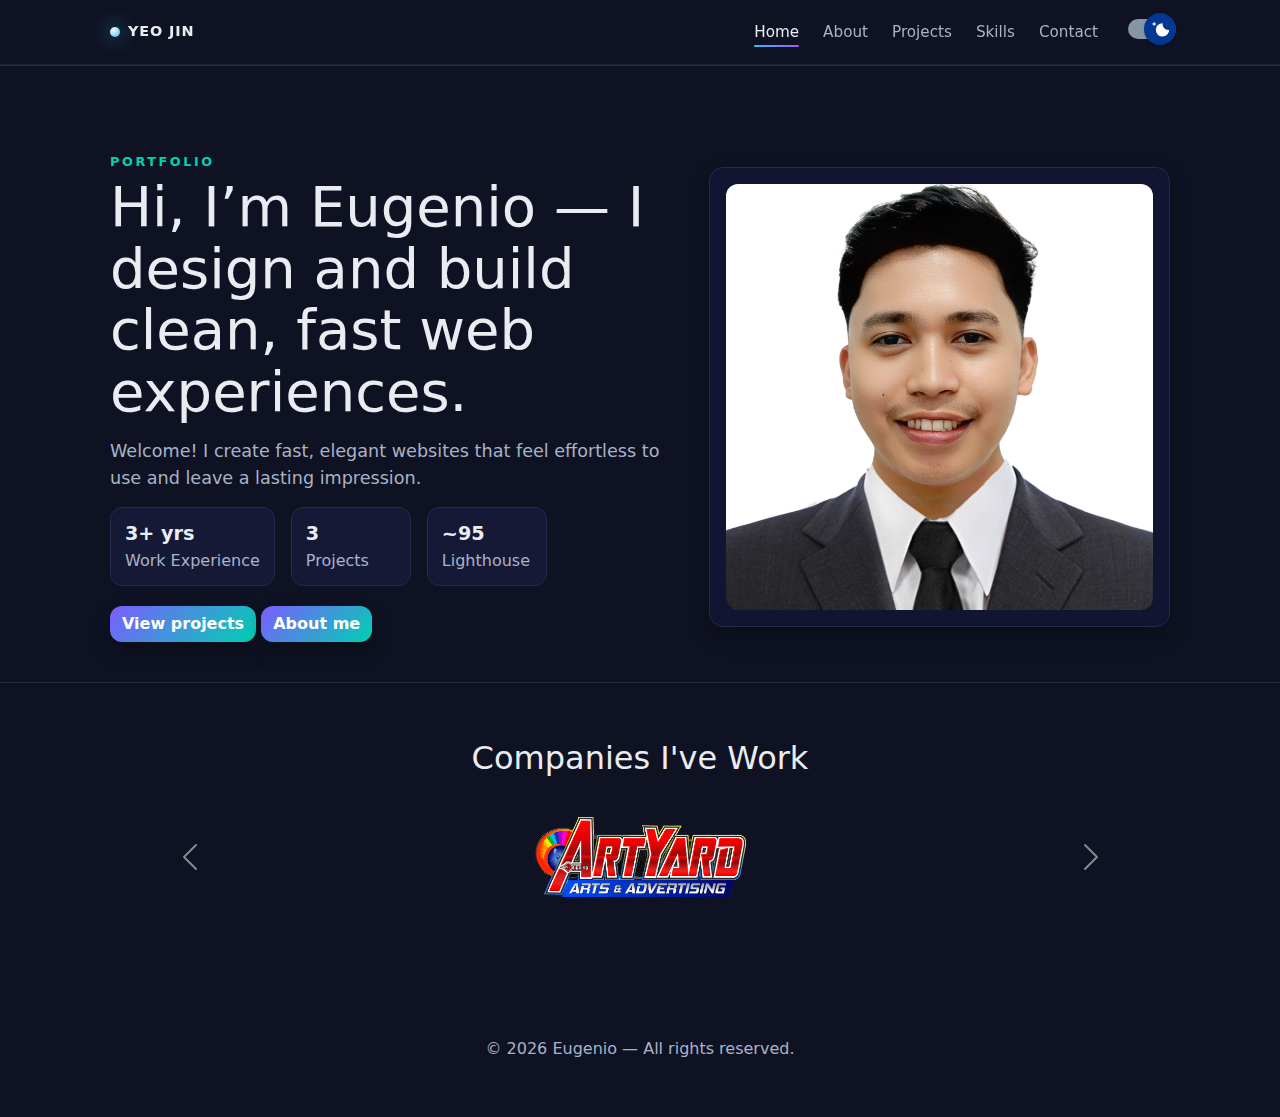
<file: index.html>
<!doctype html>
<html lang="en">
<head>
  <meta charset="utf-8" />
  <meta name="viewport" content="width=device-width,initial-scale=1" />
  <link rel="icon" type="image/png" href="assets/New Project (1).png" />
  <title>Eugenio | Portfolio</title>


 
  <link
    href="https://cdn.jsdelivr.net/npm/bootstrap@5.3.3/dist/css/bootstrap.min.css"
    rel="stylesheet"
  />

  <link rel="stylesheet" href="style.css" />
</head>
<body>
 <header>
  <div class="container nav">
    <div class="brand">
      <span class="dot"></span> <span>YEO JIN</span>
    </div>

          <!-- 🌙 Mobile switch (outside, near hamburger) -->
          <label class="ui-switch ui-switch--mobile">
        <input
          type="checkbox"
          data-theme-toggle
          aria-label="Toggle dark mode"
        />
        <div class="slider">
          <div class="circle"></div>
        </div>
      </label>

          <!-- !-- New hamburger with checkbox + animation --> 
      <input type="checkbox" id="navToggle" class="nav-checkbox" />

      <label class="nav-toggle" for="navToggle" aria-label="Toggle navigation">
        <div id="bar1" class="bars"></div>
        <div id="bar2" class="bars"></div>
        <div id="bar3" class="bars"></div>
      </label>

    <!-- Nav menu -->
    <nav class="nav-menu" id="navMenu">
      <ul>
        <li><a class="active" href="index.html">Home</a></li>
        <li><a href="about.html">About</a></li>
        <li><a href="project.html">Projects</a></li>
        <li><a href="skills.html">Skills</a></li>
        <li><a href="contact.html">Contact</a></li>

        <!-- 🌙 Desktop switch (inside menu, near Contact) -->
    <li class="theme-switch-wrapper">
      <label class="ui-switch ui-switch--desktop">
        <input
          type="checkbox"
          data-theme-toggle
          aria-label="Toggle dark mode"
        />
        <div class="slider">
          <div class="circle"></div>
        </div>
      </label>
    </li>

      </ul>
    </nav>
  </div>
</header>




  <main>
    <section class="hero">
      <div class="container hero-wrap">
        <div class="hero-text">
          <div class="kicker">PORTFOLIO</div>
          <h1>Hi, I’m Eugenio — I design and build clean, fast web experiences.</h1>
          <p class="lead">
            <strong>Welcome!</strong> I create fast, elegant websites that feel effortless to use and leave a lasting impression.
          </p>
          <div class="stats">
            <div class="stat">
              <b>3+ yrs</b>
              <span class="muted">Work Experience</span>
            </div>
            <div class="stat">
              <b>3</b>
              <span class="muted">Projects</span>
            </div>
            <div class="stat">
              <b>~95</b>
              <span class="muted">Lighthouse</span>
            </div>
          </div>
          <div class="hero-actions">
            <a class="btn primary" href="project.html">View projects</a>
            <a class="btn ghost" href="about.html">About me</a>
          </div>
        </div>
        <div class="hero-card">
          <img src="assets/7.jpg" alt="Portrait of Eugenio" />
        </div>
      </div>
    </section>
  </main>

  <!-- ⭐ Logo carousel at the bottom ⭐ -->
<section class="logo-carousel">
  <div class="container">
    <h2 class="logo-carousel-title" style="text-align:center; margin-bottom: 40px;">Companies I've Work</h2>

    <div
      id="logoCarousel"
      class="carousel slide"
      data-bs-ride="carousel"
      data-bs-interval="5000"
    >
      <div class="carousel-inner">

        <!-- Slide 1 -->
        <div class="carousel-item active">
          <div class="d-flex justify-content-center align-items-center">
            <img
              src="assets/artyard.png"
              class="d-block"
              alt="Logo 1"
              style="max-height: 80px;"
            />
          </div>
        </div>

        <!-- Slide 2 -->
        <div class="carousel-item">
          <div class="d-flex justify-content-center align-items-center">
            <img
              src="assets/obilogo (2).png"
              class="d-block"
              alt="Logo 2"
              style="max-height: 80px;"
            />
          </div>
        </div>

        <!-- Slide 3 -->
        <div class="carousel-item">
          <div class="d-flex justify-content-center align-items-center">
            <img
              src="assets/maison.png"
              class="d-block"
              alt="Logo 3"
              style="max-height: 100px;"
            />
          </div>
        </div>

        <!-- Slide 4 -->
        <div class="carousel-item">
          <div class="d-flex justify-content-center align-items-center">
            <img
              src="assets/macuto.png"
              class="d-block"
              alt="Logo 3"
              style="max-height: 100px;"
            />
          </div>
        </div>

         <!-- Slide 5 -->
        <div class="carousel-item">
          <div class="d-flex justify-content-center align-items-center">
            <img
              src="assets/quality (1).png"
              class="d-block"
              alt="Logo 3"
              style="max-height: 80px;"
            />
          </div>
        </div>

      </div>

      <!-- Optional: Previous/Next controls -->
      <button class="carousel-control-prev" type="button" data-bs-target="#logoCarousel" data-bs-slide="prev">
        <span class="carousel-control-prev-icon" aria-hidden="true"></span>
        <span class="visually-hidden">Previous</span>
      </button>
      <button class="carousel-control-next" type="button" data-bs-target="#logoCarousel" data-bs-slide="next">
        <span class="carousel-control-next-icon" aria-hidden="true"></span>
        <span class="visually-hidden">Next</span>
      </button>
    </div>
  </div>
</section>


  <footer class="footer">
    <div class="container">© <span id="year"></span> Eugenio — All rights reserved.</div>
  </footer>

  <script src="script.js"></script>

  <!-- Bootstrap JS (needed for carousel controls) -->
  <script
    src="https://cdn.jsdelivr.net/npm/bootstrap@5.3.3/dist/js/bootstrap.bundle.min.js">
  </script>
  <script>
  document.addEventListener("DOMContentLoaded", function () {
    const carousel = document.querySelector('#logoCarousel');
    const bsCarousel = new bootstrap.Carousel(carousel, {
      interval: false, // Disable Bootstrap auto-slide
      ride: false
    });

    // Custom auto-slide every 5 seconds
    setInterval(() => {
      bsCarousel.next();
    }, 3000);
  });
</script>

</body>
</html>
</file>
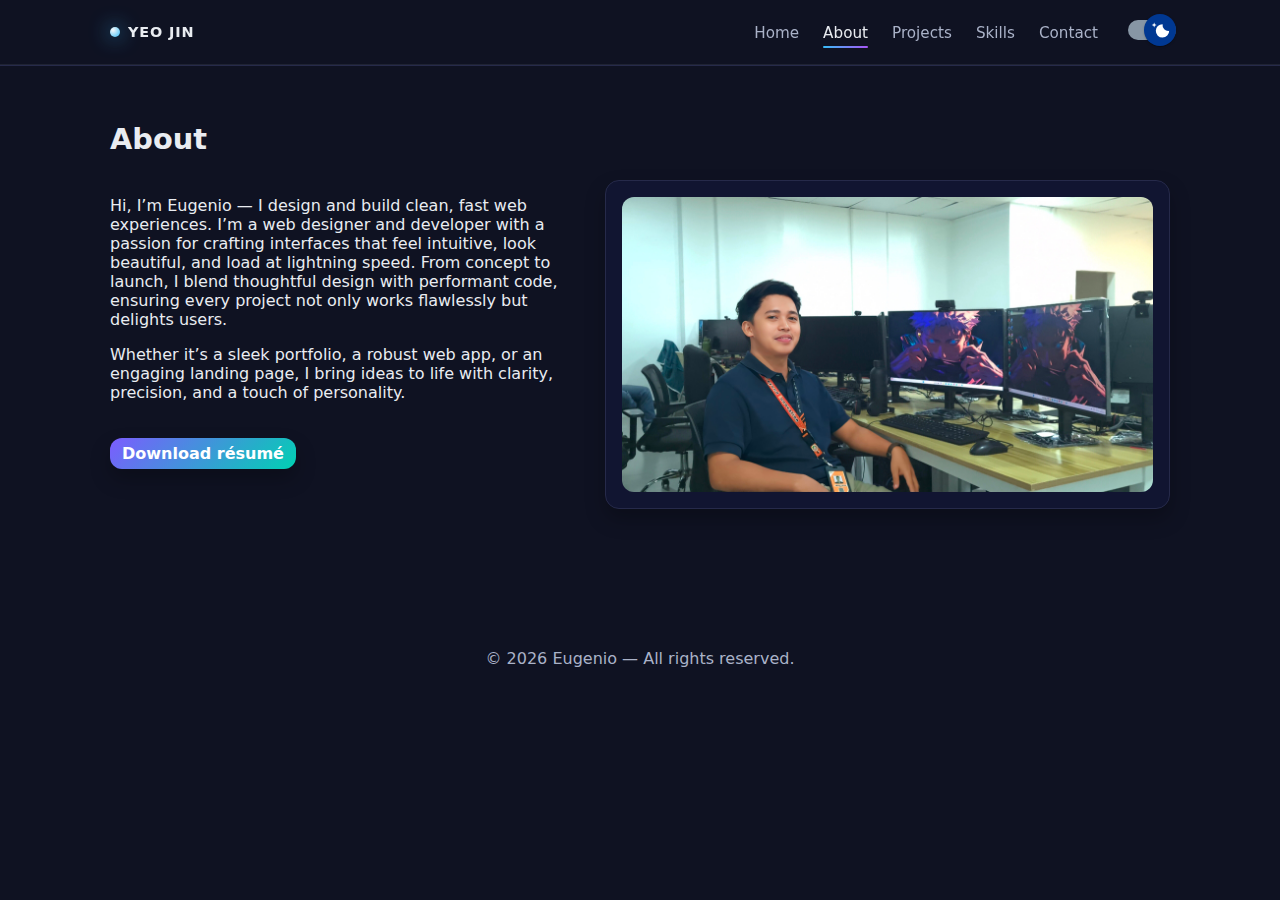
<file: about.html>
<!doctype html>
<html lang="en">
<head>
  <meta charset="utf-8" />
  <meta name="viewport" content="width=device-width,initial-scale=1" />
  <title>Yeo Portfolio</title>
  <link rel="stylesheet" href="style.css" />
</head>
<body>
  <header>
  <div class="container nav">
    <div class="brand">
      <span class="dot"></span> <span>YEO JIN</span>
    </div>

     <!-- 🌙 Mobile switch (outside, near hamburger) -->
          <label class="ui-switch ui-switch--mobile">
        <input
          type="checkbox"
          data-theme-toggle
          aria-label="Toggle dark mode"
        />
        <div class="slider">
          <div class="circle"></div>
        </div>
      </label>

          <!-- !-- New hamburger with checkbox + animation --> 
      <input type="checkbox" id="navToggle" class="nav-checkbox" />

      <label class="nav-toggle" for="navToggle" aria-label="Toggle navigation">
        <div id="bar1" class="bars"></div>
        <div id="bar2" class="bars"></div>
        <div id="bar3" class="bars"></div>
      </label>


    <!-- Add a class to nav so we can target it -->
    <nav class="nav-menu" id="navMenu">
      <ul>
        <li><a href="index.html">Home</a></li>
        <li><a class="active" href="#">About</a></li>
        <li><a href="project.html">Projects</a></li>
        <li><a href="skills.html">Skills</a></li>
        <li><a href="contact.html">Contact</a></li>

       <!-- 🌙 Desktop switch (inside menu, near Contact) -->
        <li class="theme-switch-wrapper">
          <label class="ui-switch ui-switch--desktop">
            <input
              type="checkbox"
              data-theme-toggle
              aria-label="Toggle dark mode"
            />
            <div class="slider">
              <div class="circle"></div>
            </div>
          </label>
        </li>
        
      </ul>
    </nav>
  </div>
</header>
<!-- About -->
    <section id="about">
      <div class="container">
        <div class="section-head">
          <h2>About</h2>
          <!-- <p class="muted">A little context.</p> -->
        </div>
        <div class="about">
          <div>
            <p>Hi, I’m Eugenio — I design and build clean, fast web experiences.
            I’m a web designer and developer with a passion for crafting interfaces
            that feel intuitive, look beautiful, and load at lightning speed. From
            concept to launch, I blend thoughtful design with performant code, ensuring
            every project not only works flawlessly but delights users.</p>
            <p>Whether it’s a sleek portfolio, a robust web app, or an engaging landing page, I bring
            ideas to life with clarity, precision, and a touch of personality.</p>
            <p><a class="btn" href="OBI-resume.pdf" download>Download résumé</a></p>
          </div>
          <div class="hero-card">
            <img src="assets/ako.jpg" alt="Portrait place">
          </div>
        </div>
      </div>
    </section>
    <footer class="footer">
      <div class="container">© <span id="year"></span> Eugenio — All rights reserved.</div>
    </footer>     
     <script src="script.js"></script>


</body>
</html>
</file>
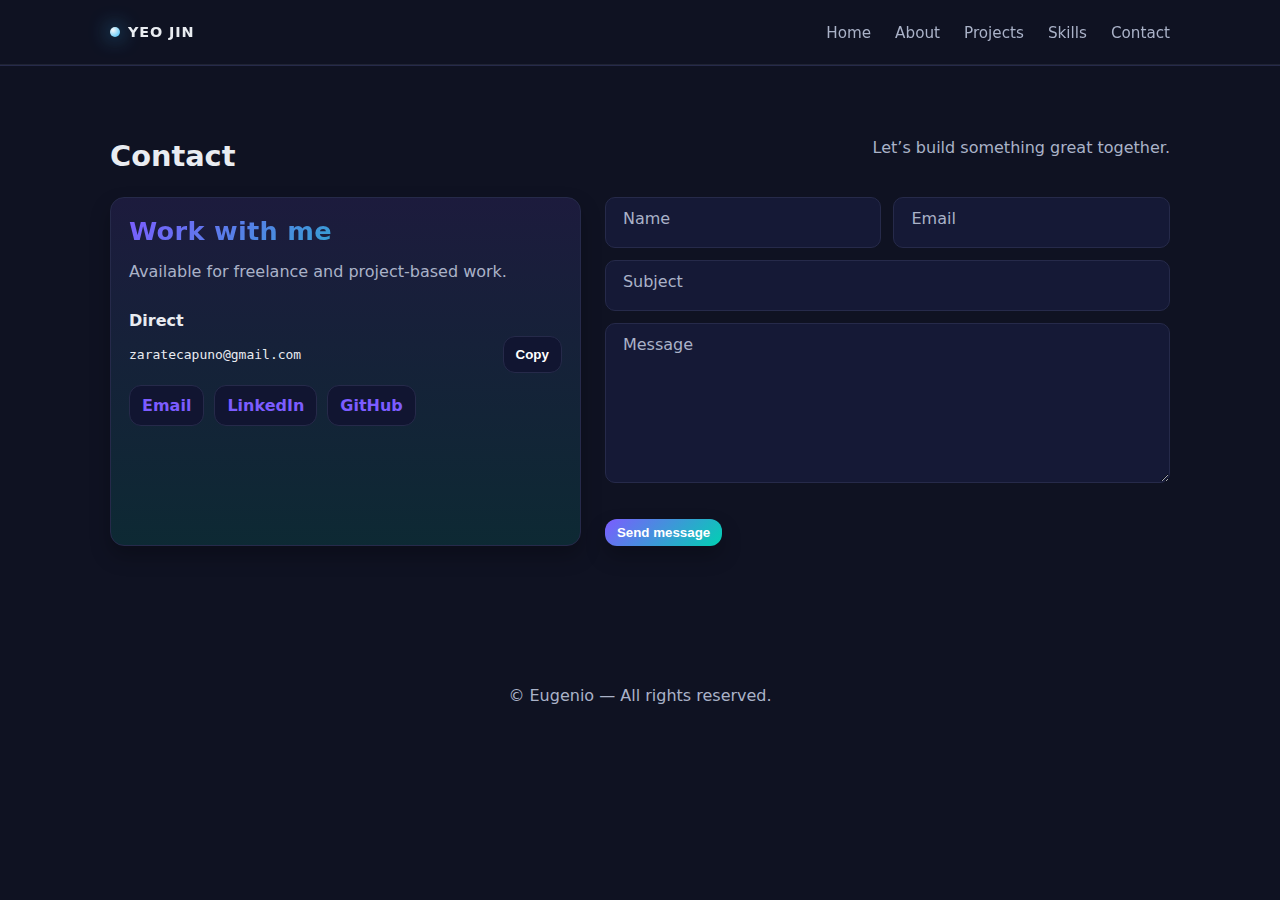
<file: contact.html>
<!doctype html>
<html lang="en">
<head>
  <meta charset="utf-8" />
  <meta name="viewport" content="width=device-width,initial-scale=1" />
  <title>Yeo Portfolio</title>
  <link rel="stylesheet" href="style.css" />
</head>
<body>
  <header>
  <div class="container nav">
    <div class="brand">
      <span class="dot"></span> <span>YEO JIN</span>
    </div>

    <!-- Hamburger button -->
    <button
      class="nav-toggle"
      id="navToggle"
      aria-label="Toggle navigation"
      aria-expanded="false"
    >
      <span class="bar"></span>
      <span class="bar"></span>
      <span class="bar"></span>
    </button>

    <!-- Add a class to nav so we can target it -->
    <nav class="nav-menu" id="navMenu">
      <ul>
        <li><a href="index.html">Home</a></li>
        <li><a href="about.html">About</a></li>
        <li><a href="project.html">Projects</a></li>
        <li><a href="skills.html">Skills</a></li>
        <li><a href="contact.html">Contact</a></li>
      </ul>
    </nav>
  </div>
</header>
 <!-- Contact (NEW) -->
    <section id="contact">
      <div class="container">
        <div class="section-head">
          <h2>Contact</h2>
          <p class="muted">Let’s build something great together.</p>
        </div>

        <div class="contact-grid">
          <aside class="contact-card">
            <div class="row">
              <div>
                <div class="big">Work with me</div>
                <p class="muted">Available for freelance and project-based work.</p>
              </div>
            </div>

            <div style="margin-top:14px">
              <div style="font-weight:700;margin-bottom:6px">Direct</div>
              <div class="row">
                <code id="emailText">zaratecapuno@gmail.com</code>
                <button class="icon-btn" id="copyBtn" aria-label="Copy email">Copy</button>
              </div>
              <div class="copy-note" id="copyNote" role="status" aria-live="polite"></div>
            </div>

            <div class="action-row">
              <a class="icon-btn" href="mailto:zaratecapuno@gmail.com">Email</a>
              <a class="icon-btn" href="https://www.linkedin.com" target="_blank" rel="noopener">LinkedIn</a>
              <a class="icon-btn" href="https://github.com" target="_blank" rel="noopener">GitHub</a>
            </div>
          </aside>

          <form id="contactForm" novalidate>
            <div class="form-row">
              <div class="field">
                <input id="name" name="name" placeholder=" " required aria-required="true" />
                <label class="float" for="name">Name</label>
              </div>
              <div class="field">
                <input id="email" name="email" type="email" placeholder=" " required aria-required="true" />
                <label class="float" for="email">Email</label>
              </div>
            </div>

            <div class="field">
              <input id="subject" name="subject" placeholder=" " />
              <label class="float" for="subject">Subject</label>
            </div>

            <div class="field">
              <textarea id="message" name="message" placeholder=" " required aria-required="true"></textarea>
              <label class="float" for="message">Message</label>
            </div>

            <div class="form-actions">
              <button type="submit" class="btn">Send message</button>
              <span class="muted" id="formNote" role="status" aria-live="polite"></span>
            </div>
          </form>
        </div>
      </div>
    </section>
    
     <script src="script.js"></script>

    <footer class="footer">
      <div class="container">© <span id="year"></span> Eugenio — All rights reserved.</div>
    </footer>
</file>
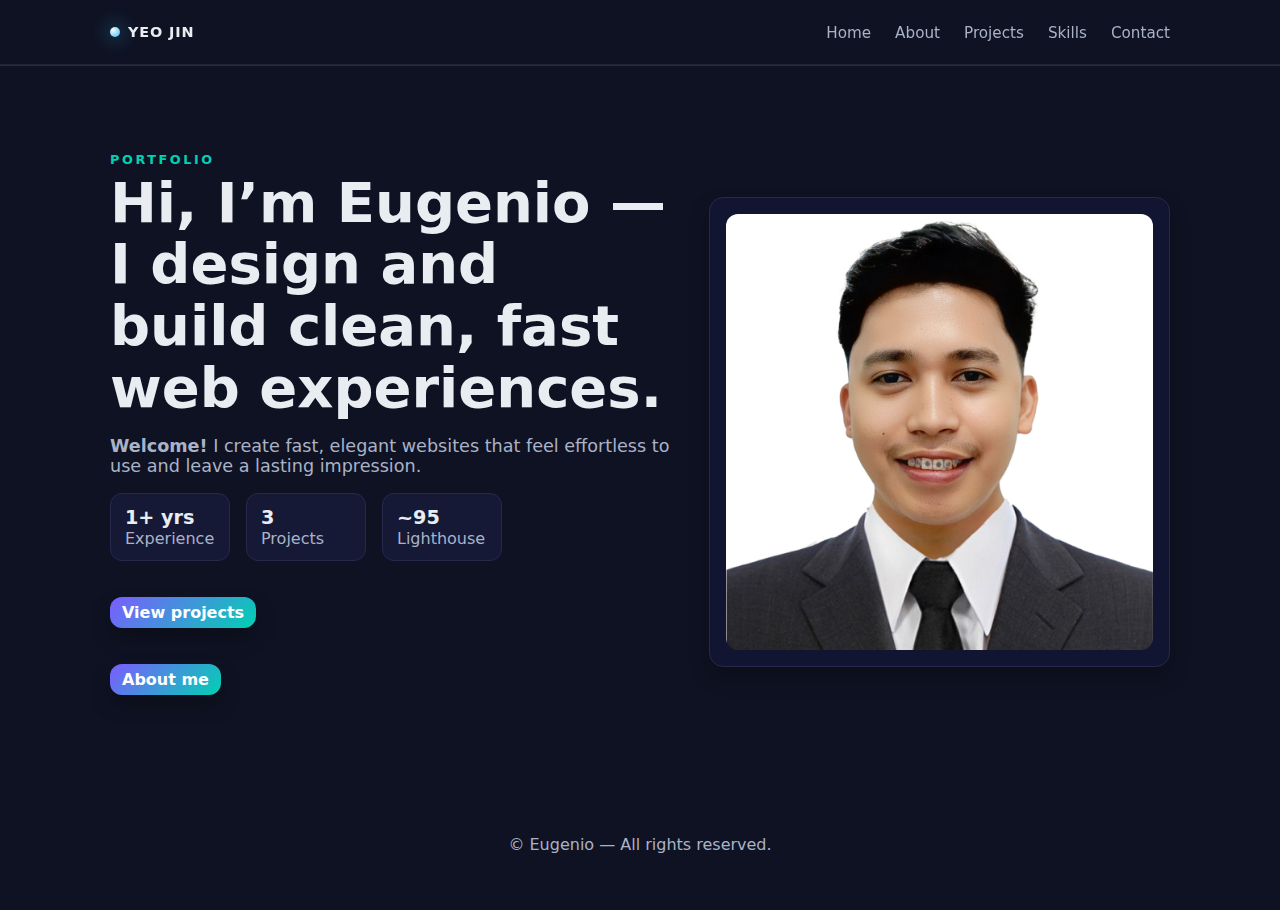
<file: home.html>
<!doctype html>
<html lang="en">
<head>
  <meta charset="utf-8" />
  <meta name="viewport" content="width=device-width,initial-scale=1" />
  <title>Yeo Portfolio</title>
  <link rel="stylesheet" href="style.css" />
</head>
<body>
  <header>
  <div class="container nav">
    <div class="brand">
      <span class="dot"></span> <span>YEO JIN</span>
    </div>

    <!-- Hamburger button -->
    <button
      class="nav-toggle"
      id="navToggle"
      aria-label="Toggle navigation"
      aria-expanded="false"
    >
      <span class="bar"></span>
      <span class="bar"></span>
      <span class="bar"></span>
    </button>

    <!-- Add a class to nav so we can target it -->
    <nav class="nav-menu" id="navMenu">
      <ul>
        <li><a href="home.html">Home</a></li>
        <li><a href="about.html">About</a></li>
        <li><a href="project.html">Projects</a></li>
        <li><a href="skills.html">Skills</a></li>
        <li><a href="contact.html">Contact</a></li>
      </ul>
    </nav>
  </div>
</header>


  <main>
    <section class="hero">
      <div class="container hero-wrap">
        <div>
          <div class="kicker">PORTFOLIO</div>
          <h1>Hi, I’m Eugenio — I design and build clean, fast web experiences.</h1>
          <p class="lead"><strong>Welcome!</strong> I create fast, elegant websites that feel effortless to use and leave a lasting impression.</p>
          <div class="stats">
            <div class="stat"><b>1+ yrs</b><span class="muted">Experience</span></div>
            <div class="stat"><b>3</b><span class="muted">Projects</span></div>
            <div class="stat"><b>~95</b><span class="muted">Lighthouse</span></div>
          </div>
          <p><a class="btn" href="project.html">View projects</a></p>
          <p><a class="btn" href="about.html">About me</a></p>
        </div>
        <div class="hero-card"><img src="assets/profile.jpg" alt="Portrait"></div>
      </div>
    </section>
     
    <footer class="footer">
      <div class="container">© <span id="year"></span> Eugenio — All rights reserved.</div>
    </footer>
</file>
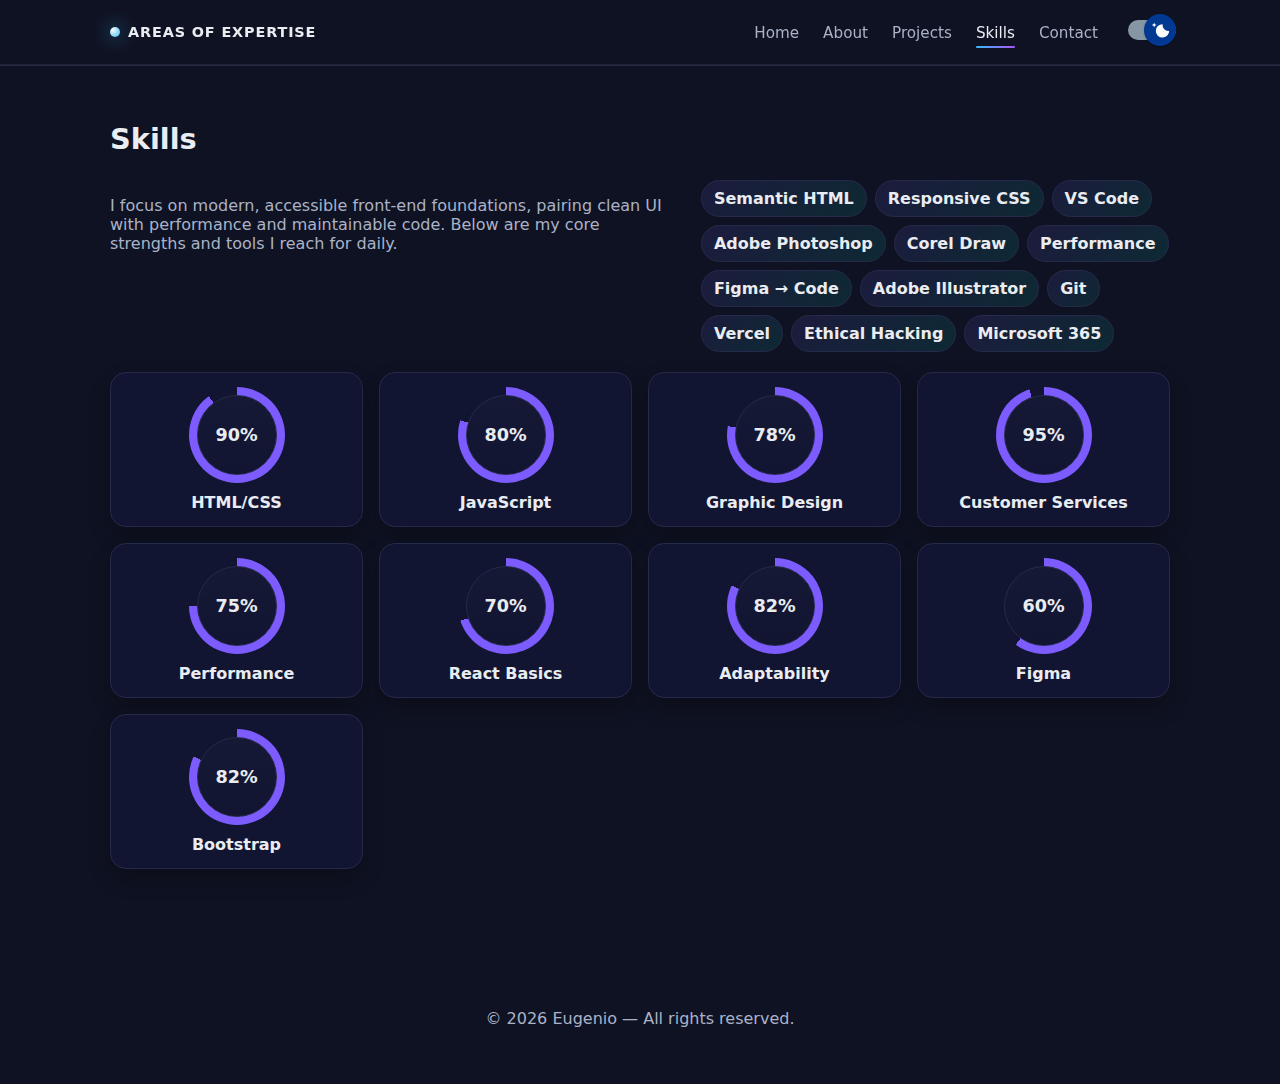
<file: skills.html>
<!doctype html>
<html lang="en">
<head>
  <meta charset="utf-8" />
  <meta name="viewport" content="width=device-width,initial-scale=1" />
  <title>Yeo Portfolio</title>
  <link rel="stylesheet" href="style.css" />
</head>
<body>
  <header>
  <div class="container nav">
    <div class="brand">
      <span class="dot"></span> <span>Areas of Expertise</span>
    </div>

       <!-- 🌙 Mobile switch (outside, near hamburger) -->
          <label class="ui-switch ui-switch--mobile">
        <input
          type="checkbox"
          data-theme-toggle
          aria-label="Toggle dark mode"
        />
        <div class="slider">
          <div class="circle"></div>
        </div>
      </label>

    
    <!-- ✅ New tornado hamburger -->
    <input type="checkbox" id="navToggle" class="nav-checkbox" />

    <label class="toggle nav-toggle" for="navToggle" aria-label="Toggle navigation">
      <div class="bar bar--top"></div>
      <div class="bar bar--middle"></div>
      <div class="bar bar--bottom"></div>
    </label>

    <!-- Add a class to nav so we can target it -->
    <nav class="nav-menu" id="navMenu">
      <ul>
        <li><a href="index.html">Home</a></li>
        <li><a href="about.html">About</a></li>
        <li><a href="project.html">Projects</a></li>
        <li><a class="active" href="#">Skills</a></li>
        <li><a href="contact.html">Contact</a></li>

       <!-- 🌙 Desktop switch (inside menu, near Contact) -->
        <li class="theme-switch-wrapper">
          <label class="ui-switch ui-switch--desktop">
            <input
              type="checkbox"
              data-theme-toggle
              aria-label="Toggle dark mode"
            />
            <div class="slider">
              <div class="circle"></div>
            </div>
          </label>
        </li>
        
      </ul>
    </nav>
  </div>
</header>
 
 <!-- Skills (NEW) -->
    <section id="skills">
      <div class="container">
        <div class="section-head">
          <h2>Skills</h2>
          <!-- <p class="muted">What I use to build delightful, fast experiences.</p> -->
        </div>

        <div class="skills-wrap">
          <p class="skills-lead">
            I focus on modern, accessible front-end foundations, pairing clean UI with performance
            and maintainable code. Below are my core strengths and tools I reach for daily.
          </p>

          <div class="chips" aria-label="Skill tags">
            <span class="chip">Semantic HTML</span>
            <span class="chip">Responsive CSS</span>
            <span class="chip">VS Code</span>
            <span class="chip">Adobe Photoshop</span>
            <span class="chip">Corel Draw</span>
            <span class="chip">Performance</span>
            <span class="chip">Figma → Code</span>
            <span class="chip">Adobe Illustrator</span>
            <span class="chip">Git</span>
            <span class="chip">Vercel</span>
            <span class="chip">Ethical Hacking</span>
            <span class="chip">Microsoft 365</span>
            
          </div>
        </div>

        <div class="skills-grid" style="margin-top:20px">
          <!-- Use data-val for animation target (percentage 0–100) -->
          <div class="meter" data-val="90">
            <div class="meter-ring" aria-hidden="true"><span class="meter-val">0%</span></div>
            <label>HTML/CSS</label>
          </div>
          <div class="meter" data-val="80">
            <div class="meter-ring" aria-hidden="true"><span class="meter-val">0%</span></div>
            <label>JavaScript</label>
          </div>
          <div class="meter" data-val="78">
            <div class="meter-ring" aria-hidden="true"><span class="meter-val">0%</span></div>
            <label>Graphic Design</label>
          </div>
          <div class="meter" data-val="95">
            <div class="meter-ring" aria-hidden="true"><span class="meter-val">0%</span></div>
            <label>Customer Services</label>
          </div>
          <div class="meter" data-val="75">
            <div class="meter-ring" aria-hidden="true"><span class="meter-val">0%</span></div>
            <label>Performance</label>
          </div>
          <div class="meter" data-val="70">
            <div class="meter-ring" aria-hidden="true"><span class="meter-val">0%</span></div>
            <label>React Basics</label>
          </div>
          <div class="meter" data-val="82">
            <div class="meter-ring" aria-hidden="true"><span class="meter-val">0%</span></div>
            <label>Adaptability</label>
          </div>
          <div class="meter" data-val="60">
            <div class="meter-ring" aria-hidden="true"><span class="meter-val">0%</span></div>
            <label>Figma</label>
          </div>
          <div class="meter" data-val="82">
            <div class="meter-ring" aria-hidden="true"><span class="meter-val">0%</span></div>
            <label>Bootstrap</label>
          </div>
        </div>
      </div>
    </section>
    
    <footer class="footer">
      <div class="container">© <span id="year"></span> Eugenio — All rights reserved.</div>
    </footer>

    <script src="script.js">

    </script>
</file>
<file: style.css>
/* =========================================================
   Design Tokens + Themes
   ========================================================= */
:root {
  color-scheme: dark;
  --bg: #0f1222;
  --bg-elev: #151936;
  --text: #e9ecf1;
  --muted: #aab2c8;
  --brand: #7c5cff;
  --brand-2: #00d1b2;
  --card: #111531;
  --border: #262a4a;
  --shadow: 0 10px 20px rgba(0, 0, 0, .25);
  --radius: 14px;
  --maxw: 1100px;
  --nav-icon: #e5e7eb; /* NEW: hamburger color in dark mode */
  --menu-bg: #2a2f3b;
  --menu-hover: #323741;
}

:root[data-theme="light"] {
  color-scheme: light;
  --bg: #ffffff;
  --bg-elev: #f6f7fb;
  --text: #101224;
  --muted: #495167;
  --card: #ffffff;
  --border: #e6e8f0;
  --shadow: 0 8px 24px rgba(16, 18, 36, .08);
  --nav-icon: #111827;
  --menu-bg: #e5e7f5;
  --menu-hover: #d7dbf0;
}

:root[data-theme="dark"] {
  color-scheme: dark;
}


/* =========================================================
   Base / Resets
   ========================================================= */
* { box-sizing: border-box; }

html, body {
  background: var(--bg);
  color: var(--text);
  font-family: Inter, system-ui, -apple-system, Segoe UI, Roboto, Arial, sans-serif;
  margin: 0;
  padding: 0;
  scroll-behavior: smooth;
}

a { color: var(--brand); text-decoration: none; }
img { border-radius: 12px; display: block; max-width: 100%; }

.container { margin: 0 auto; max-width: var(--maxw); padding: 0 20px; }

@media (prefers-reduced-motion: reduce) {
  * { transition: none !important; }
  html, body { scroll-behavior: auto; }
}

/* =========================================================
   Header / Nav
   ========================================================= */
/* header {
  backdrop-filter: saturate(180%) blur(10px);
  background: rgba(15, 18, 34, .6);
  border-bottom: 1px solid var(--border);
  position: sticky; top: 0; z-index: 10;
}
.nav { align-items: center; display: flex; height: 64px; justify-content: space-between; }
.brand { align-items: center; display: flex; gap: 10px; font-weight: 800; letter-spacing: .2px; }
.dot { background: linear-gradient(135deg, var(--brand), var(--brand-2)); border-radius: 50%; height: 10px; width: 10px; }

nav ul { display: flex; align-items: center; gap: 18px; list-style: none; margin: 0; padding: 0; }
nav a { color: var(--text); font-weight: 600; opacity: .9; transition: color .2s ease; }
nav a:hover, nav a:focus-visible { color: #fff; }

.btn {
  align-items: center;
  background: linear-gradient(135deg, var(--brand), var(--brand-2));
  border: none; border-radius: 12px; box-shadow: var(--shadow);
  color: #fff; display: inline-flex; gap: 8px; padding: 6px 12px;
  font-weight: 700; margin-top: 0; cursor: pointer;
} */
/* =========================================================
   Header / Nav
   ========================================================= */
/* Header / Nav */
.btn {
  align-items: center;
  background: linear-gradient(135deg, var(--brand), var(--brand-2));
  border: none; 
  border-radius: 12px; 
  box-shadow: var(--shadow);
  color: #fff; 
  display: inline-flex; 
  gap: 8px; 
  padding: 6px 12px;
  font-weight: 700; 
  margin-top: 0; 
  cursor: pointer;
  margin-top: 20px;
}

header {
  position: sticky;
  top: 0;
  z-index: 20;
  background: linear-gradient(to bottom, rgba(2, 6, 23, 0.96), rgba(2, 6, 23, 0.85));
  backdrop-filter: blur(12px);
  border-bottom: 1px solid rgba(148, 163, 184, 0.12);
  color: rgb(255, 255, 255);
  font-size: medium;
}

.nav {
  display: flex;
  align-items: center;
  justify-content: space-between;
  height: 64px;
}

.brand {
  display: flex;
  align-items: center;
  gap: 0.5rem;
  font-weight: 600;
  letter-spacing: 0.06em;
  text-transform: uppercase;
  font-size: 0.9rem;
}

.brand span {
  color: var(--text);
  transition: color .2s ease;
}

.brand {
  color: var(--text);
}



.dot {
  width: 10px;
  height: 10px;
  border-radius: 999px;
  background: radial-gradient(circle at 30% 30%, #f9fafb, #38bdf8);
  box-shadow: 0 0 20px rgba(56, 189, 248, 0.9);
}


/* Desktop nav */

.nav-menu ul {
  list-style: none;
  display: flex;
  align-items: center;
  gap: 1.75rem;
  margin: 0;
  padding: 0;
}

.nav-menu a {
  color: var(--muted);
  text-decoration: none;
  font-size: 0.95rem;
  position: relative;
  transition: color var(--transition);
}

.nav-menu a::after {
  content: "";
  position: absolute;
  left: 0;
  bottom: -0.4rem;
  width: 0;
  height: 2px;
  border-radius: 999px;
  background: linear-gradient(90deg, #38bdf8, #a855f7);
  transition: width var(--transition);
}

.nav-menu a:hover {
  color: var(--text);
}

.nav-menu a:hover::after {
  width: 100%;
}

.nav-menu a.active {
  color: var(--text);
}

.nav-menu a.active::after {
  width: 100%;
}

.hero-actions {
  padding: 50px, 1px, 1px, 1px;
}
/* =========================================================
DARK MODE
   ========================================================= */
 
/* ===================== Theme Switch base ===================== */
.ui-switch {
  /* switch */
  --switch-bg: rgb(135, 150, 165);
  --switch-width: 48px;
  --switch-height: 20px;
  /* circle */
  --circle-diameter: 32px;
  --circle-bg: rgb(232, 89, 15);
  --circle-inset: calc((var(--circle-diameter) - var(--switch-height)) / 2);

  display: inline-flex;
  align-items: center;
}

.ui-switch input {
  display: none;
}

.slider {
  -webkit-appearance: none;
  -moz-appearance: none;
  appearance: none;
  width: var(--switch-width);
  height: var(--switch-height);
  background: var(--switch-bg);
  border-radius: 999px;
  position: relative;
  cursor: pointer;
}

.slider .circle {
  top: calc(var(--circle-inset) * -1);
  left: 0;
  width: var(--circle-diameter);
  height: var(--circle-diameter);
  position: absolute;
  background: var(--circle-bg);
  border-radius: inherit;
  background-image: url("[data-uri]");
  background-repeat: no-repeat;
  background-position: center center;
  transition: left 150ms cubic-bezier(0.4, 0, 0.2, 1),
              transform 150ms cubic-bezier(0.4, 0, 0.2, 1);
  display: flex;
  align-items: center;
  justify-content: center;
  box-shadow: 0px 2px 1px -1px rgba(0,0,0,0.2),
              0px 1px 1px 0px rgba(0,0,0,0.14),
              0px 1px 3px 0px rgba(0,0,0,0.12);
}

.slider .circle::before {
  content: "";
  position: absolute;
  width: 100%;
  height: 100%;
  background: rgba(255, 255, 255, 0.75);
  border-radius: inherit;
  transition: all 500ms;
  opacity: 0;
}

/* actions */
.ui-switch input:checked + .slider .circle {
  left: calc(100% - var(--circle-diameter));
  background-image: url("[data-uri]");
  background-color: rgb(0, 56, 146);
}

.ui-switch input:active + .slider .circle::before {
  transition: 0s;
  opacity: 1;
  width: 0;
  height: 0;
}

/* Keep it nice on mobile */
@media (max-width: 768px) {
  .ui-switch {
    margin-right: 0.5rem;
  }
}

.theme-switch-wrapper {
  margin-left: 6px; /* small distance before Contact */
  margin-right: -6px; /* keeps alignment clean */
}
@media (max-width: 768px) {
  .theme-switch-wrapper {
    margin: 8px 0;
  }
}
/* ==================================================================================== */
/* Desktop: show inside-menu switch, hide mobile one */
.ui-switch--mobile {
  display: none;
}

.theme-switch-wrapper {
  margin-left: 6px;  /* small space before Contact */
}

/* Mobile / tablet */
@media (max-width: 768px) {
  /* Show the switch near hamburger */
  .ui-switch--mobile {
    display: inline-flex;
    margin-left: auto;
    margin-right: 0.75rem;
  }

  /* Hide the inside-menu switch */
  .ui-switch--desktop,
  .theme-switch-wrapper {
    display: none;
  }
}




 /* ===================== Theme Switch (Dark / Light) ===================== */

/* Hamburger button base */
/* Hide the checkbox itself */
.nav-checkbox {
  display: none;
}

/* Hamburger toggle (desktop: hidden, mobile: visible) */
.nav-toggle {
  position: relative;
  width: 40px;
  height: 40px;
  cursor: pointer;
  display: none;          /* shown only on mobile via media query */
  flex-direction: column;
  align-items: center;
  justify-content: center;
  gap: 8px;
  transition-duration: 0.3s;
  padding: 0;
  border: none;
  background: none;
}

/* Bars (lines) */
.nav-toggle .bars {
  width: 100%;
  height: 4px;
  background-color: var(--nav-icon);
  border-radius: 5px;
  transition-duration: 0.3s;
}

/* Animation when opened (copied from your snippet, adapted) */
#navToggle:checked + .nav-toggle #bar2 {
  transform: translateY(8px) rotate(60deg);
  transform-origin: right;
  z-index: 2;
}

#navToggle:checked + .nav-toggle #bar1 {
  transform: translateY(16px) rotate(-60deg);
  transform-origin: left;
  z-index: 1;
}

/* Optional: fade out the bottom bar */
#navToggle:checked + .nav-toggle #bar3 {
  opacity: 0;
}

/* Rotate whole icon a bit */
#navToggle:checked + .nav-toggle {
  transform: rotate(-90deg);
}


/* =========================================================
   Hero
   ========================================================= */
.hero { padding: 86px 0 40px; }
.hero-wrap { align-items: center; display: grid; gap: 36px; grid-template-columns: 1.1fr .9fr; }
.kicker { color: var(--brand-2); font-size: .8rem; font-weight: 800; letter-spacing: .2em; }
h1 { font-size: clamp(2rem, 5vw, 3.5rem); line-height: 1.1; margin: .3rem 0 1rem; }
.lead { color: var(--muted); font-size: 1.1rem; max-width: 60ch; }
.hero-card { background: var(--card); border: 1px solid var(--border); border-radius: var(--radius); box-shadow: var(--shadow); padding: 16px; }
.stats { display: flex; flex-wrap: wrap; gap: 16px; margin-top: 16px; }
.stat { background: var(--bg-elev); border: 1px solid var(--border); border-radius: 12px; min-width: 120px; padding: 12px 14px; }
.stat b { display: block; font-size: 1.2rem; }

/* =========================================================
   Sections
   ========================================================= */
section { border-top: 1px solid var(--border); padding: 56px 0; }
.section-head { align-items: end; display: flex; gap: 16px; justify-content: space-between; margin-bottom: 24px; }
.section-head h2 { font-size: 1.8rem; margin: 0; }
.muted { color: var(--muted); }

/* Projects */
.grid { display: grid; gap: 20px; grid-template-columns: repeat(3, 1fr); }
.card {
  background: var(--card); border: 1px solid var(--border); border-radius: var(--radius);
  display: flex; flex-direction: column; overflow: hidden;
  transition: transform .2s ease, box-shadow .2s ease;
}
.card:hover { box-shadow: var(--shadow); transform: translateY(-4px); }
.card-body { padding: 16px; }
.tags { display: flex; flex-wrap: wrap; gap: 8px; margin-top: 10px; }
.tag { background: var(--bg-elev); border: 1px solid var(--border); border-radius: 999px; font-size: .8rem; padding: 6px 10px; }

/* About */
.about { display: grid; gap: 24px; grid-template-columns: 1fr 1.2fr; }

/* ---------- SKILLS (unique UI: circular meters + chips) ---------- */
.skills-wrap { display: grid; grid-template-columns: 1.2fr 1fr; gap: 28px; }
.skills-lead { color: var(--muted); max-width: 60ch; }
.skills-grid { display: grid; grid-template-columns: repeat(4, minmax(120px, 1fr)); gap: 16px; }

.meter {
  position: relative; display: grid; place-items: center;
  padding: 14px; background: var(--card); border: 1px solid var(--border);
  border-radius: 16px; box-shadow: var(--shadow);
}
/* .meter-ring {
  --size: 96px;
  --track: #29305033;
  --fill: conic-gradient(var(--brand) calc(var(--val, 0) * 1%), transparent 0);
  width: var(--size); height: var(--size); border-radius: 50%;
  background: radial-gradient(circle at 50% 50%, var(--bg) 55%, transparent 56%),
              var(--fill);
  position: relative;
} */
 .meter-ring {
  --size: 96px;
  --track: #29305033;
  --fill: conic-gradient(var(--brand) calc(var(--val, 0) * 1%), transparent 0);
  width: var(--size);
  height: var(--size);
  border-radius: 50%;
  background: radial-gradient(circle at 50% 50%, var(--bg) 55%, transparent 56%),
              var(--fill);
  position: relative;
  display: flex;            /* add flex */
  align-items: center;      /* center vertically */
  justify-content: center;  /* center horizontally */
}
.meter-ring::before {
  content: ""; position: absolute; inset: 8px; border-radius: 50%;
  background: linear-gradient(180deg, var(--bg-elev), var(--card));
  border: 1px solid var(--border);
} 
/* .meter-val {
  position: absolute; font-weight: 800; font-size: 1.1rem;
} */
 .meter-val {
  font-weight: 800;
  font-size: 1.1rem;
  color: var(--text);
  z-index: 1; /* ensures it stays above backgrounds */
}

.meter label { margin-top: 10px; font-weight: 700; }
.chips { display: flex; flex-wrap: wrap; gap: 8px; }
.chip {
  background: linear-gradient(135deg, rgba(124,92,255,.12), rgba(0,209,178,.12));
  border: 1px solid var(--border); padding: 8px 12px; border-radius: 999px; font-weight: 600;
}

/* ---------- CONTACT (unique UI: glass card + floating labels) ---------- */
.contact-grid { display: grid; grid-template-columns: 1fr 1.2fr; gap: 24px; }
.contact-card {
  background: linear-gradient(180deg, rgba(124,92,255,.12), rgba(0,209,178,.12));
  border: 1px solid var(--border); border-radius: var(--radius); padding: 18px; box-shadow: var(--shadow);
}
.contact-card .row { display: flex; align-items: center; justify-content: space-between; gap: 12px; }
.contact-card .big {
  font-size: 1.6rem; font-weight: 800; letter-spacing: .3px;
  background: linear-gradient(135deg, var(--brand), var(--brand-2));
  -webkit-background-clip: text; background-clip: text; color: transparent;
}
.action-row { display: flex; gap: 10px; margin-top: 12px; }
.icon-btn {
  background: var(--card); border: 1px solid var(--border); border-radius: 12px;
  padding: 10px 12px; font-weight: 700; cursor: pointer;
}
.copy-note { font-size: .85rem; color: var(--muted); margin-top: 6px; }

/* Floating label form */
form { display: grid; gap: 12px; }
.field { position: relative; }
input, textarea {
  background: var(--bg-elev); border: 1px solid var(--border); border-radius: 10px;
  color: var(--text); font: inherit; padding: 16px 14px 14px; width: 100%;
}
label.float {
  position: absolute; left: 12px; top: 12px; padding: 0 6px; pointer-events: none;
  color: var(--muted); transition: transform .15s ease, color .15s ease, top .15s ease, font-size .15s ease;
  background: var(--bg-elev);
}
input:focus + label.float,
input:not(:placeholder-shown) + label.float,
textarea:focus + label.float,
textarea:not(:placeholder-shown) + label.float {
  top: -8px; font-size: .75rem; color: var(--brand); transform: translateY(-2px);
}
textarea { min-height: 160px; resize: vertical; }
.form-row { display: grid; grid-template-columns: 1fr 1fr; gap: 12px; }
.form-actions { display: flex; gap: 10px; align-items: center; }

/* Footer */
.footer { color: var(--muted); 
  padding: 24px 0 56px;
   text-align: center; 
   margin-top: 60px;
  }

/* Responsive */
@media (max-width: 960px) {
  .hero { padding-top: 64px; }
  .hero-wrap, .grid, .skills, .about, .skills-wrap, .contact-grid { grid-template-columns: 1fr; }
  .skills-grid { grid-template-columns: repeat(2, 1fr); }
}

/* Subtle Animations */
.reveal { opacity: 1; transform: none; transition: all .6s ease; }
.reveal.show { opacity: 1; transform: none; }

/* Layout for header */
header {
  position: sticky;
  top: 0;
  z-index: 50;
  background: transparent; /* or your existing background */
}

.nav {
  display: flex;
  align-items: center;
  justify-content: space-between;
  gap: 1.5rem;
}

/* Base nav menu (desktop) */
.nav-menu ul {
  list-style: none;
  display: flex;
  gap: 1.5rem;
  margin: 0;
  padding: 0;
}

.nav-menu a {
  text-decoration: none;
  font-weight: 500;
}

/* Hamburger button base */
.nav-toggle {
  display: none; /* hidden on desktop */
  border: none;
  background: none;
  cursor: pointer;
  padding: 0.25rem;
  margin-left: auto;
}

.nav-toggle .bar {
  display: block;
  width: 22px;
  height: 2px;
  margin: 4px 0;
  background: #fff; /* match your theme */
  transition: transform 0.2s ease, opacity 0.2s ease;
}

/* Mobile + small screens */
@media (max-width: 768px) {
  .nav {
    align-items: center;
    justify-content: flex-start;
    gap: 1rem;
  }

  /* Show the mobile theme switch */
  .ui-switch--mobile {
    display: inline-flex;
    margin-left: auto;
    margin-right: 0.5rem;
  }

  /* Show hamburger on mobile */
  .nav-toggle {
    display: block;               /* 🔥 THIS is the important line */
    margin-left: 0;
  }

  /* Hide inside-menu switch on mobile */
  .ui-switch--desktop,
  .theme-switch-wrapper {
    display: none;
  }

  /* Small floating dropdown like in your sample */
  .nav-menu {
    position: absolute;
    top: 110%;          /* just under the header */
    right: 20px;
    background: var(--menu-bg);
    border-radius: 8px;
    padding: 6px;
    opacity: 0;
    pointer-events: none;
    transform: translateY(-10px);
    transition: 300ms;
    border: 1px solid rgba(148, 163, 184, 0.18);
    box-shadow: 0 18px 45px rgba(15, 23, 42, 0.65);
  }

  .nav-menu ul {
    flex-direction: column;
    padding: 4px;
    gap: 4px;
  }

  .nav-menu li {
    width: 100%;
  }

  .nav-menu a {
    display: block;
    padding: 6px 10px;
    border-radius: 6px;
    font-size: 0.9rem;
    color: var(--text);
  }

  .nav-menu a:hover {
    background: var(--menu-hover);
  }

  /* Show nav when checkbox is checked */
  #navToggle:checked ~ .nav-menu {
    opacity: 1;
    pointer-events: auto;
    transform: translateY(0);
  }
}


/* =========================================================================================== */


/* =========================================================================================== */
</file>
